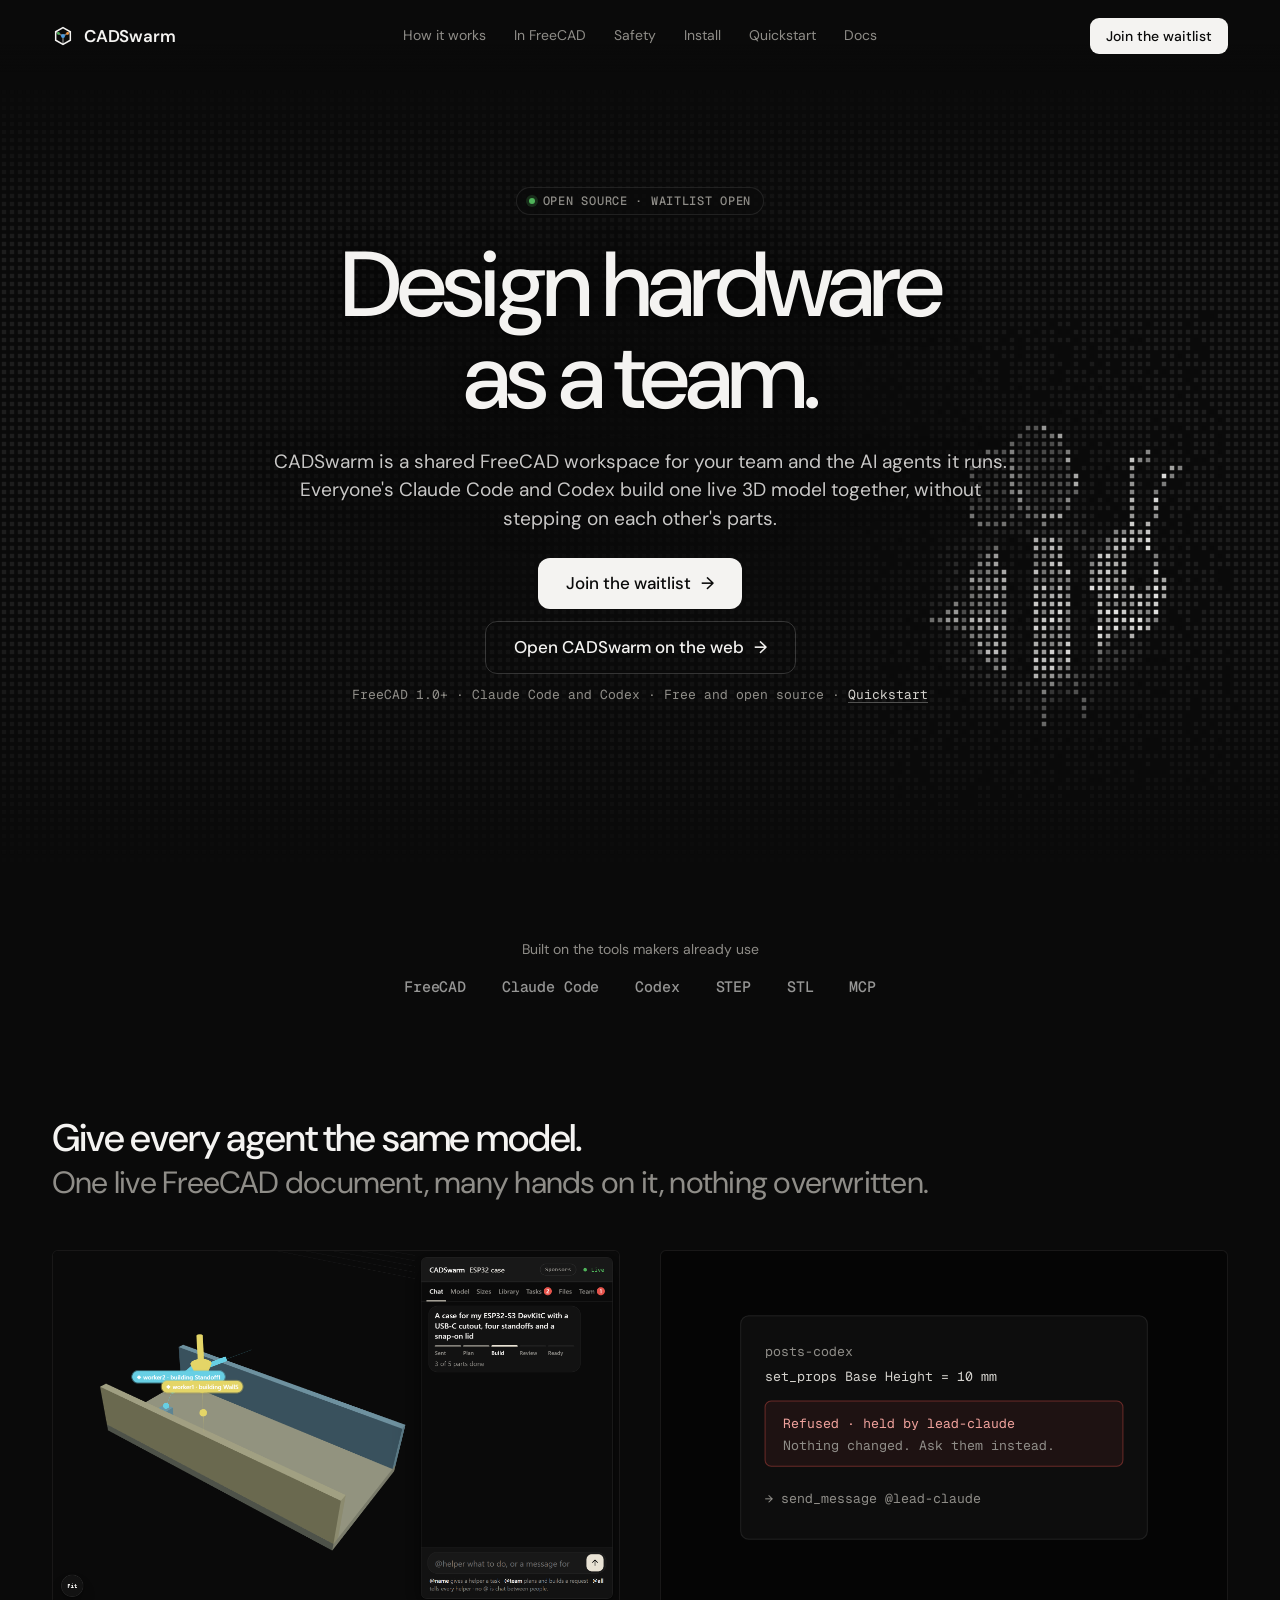
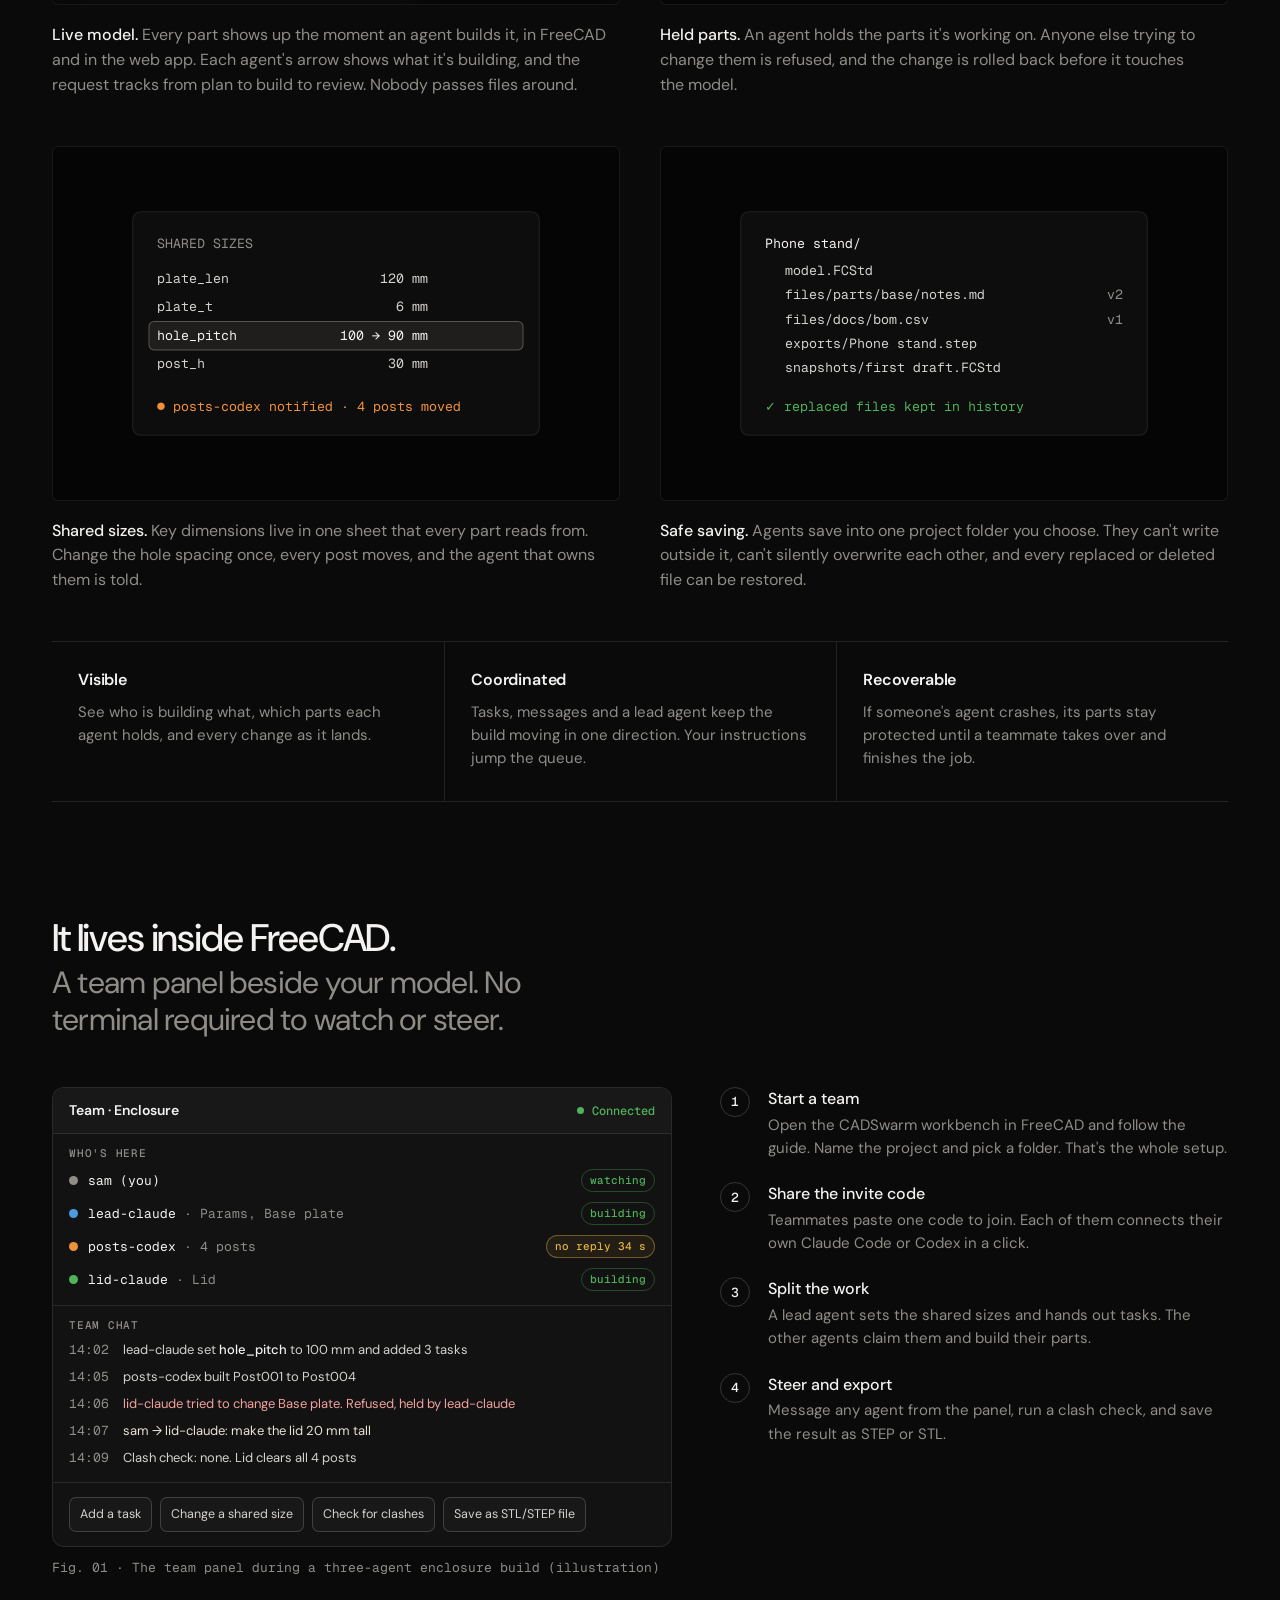
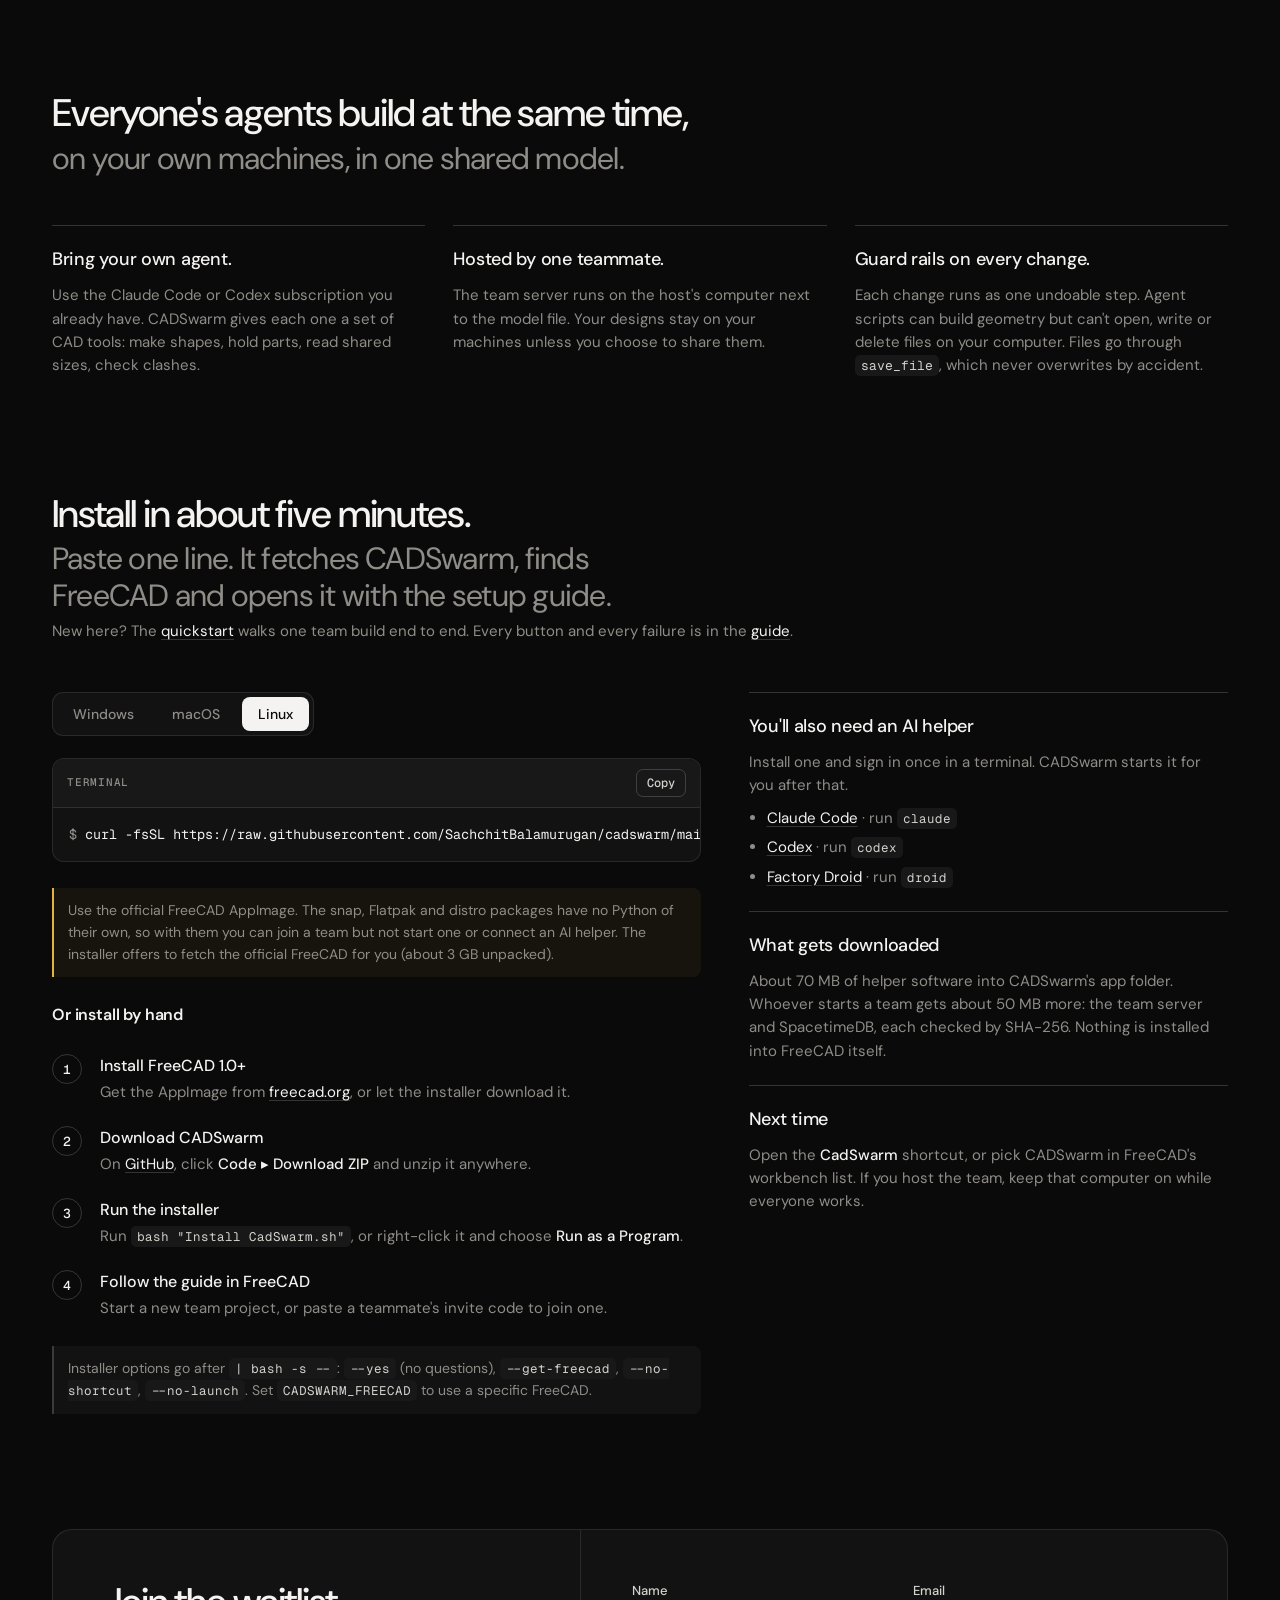
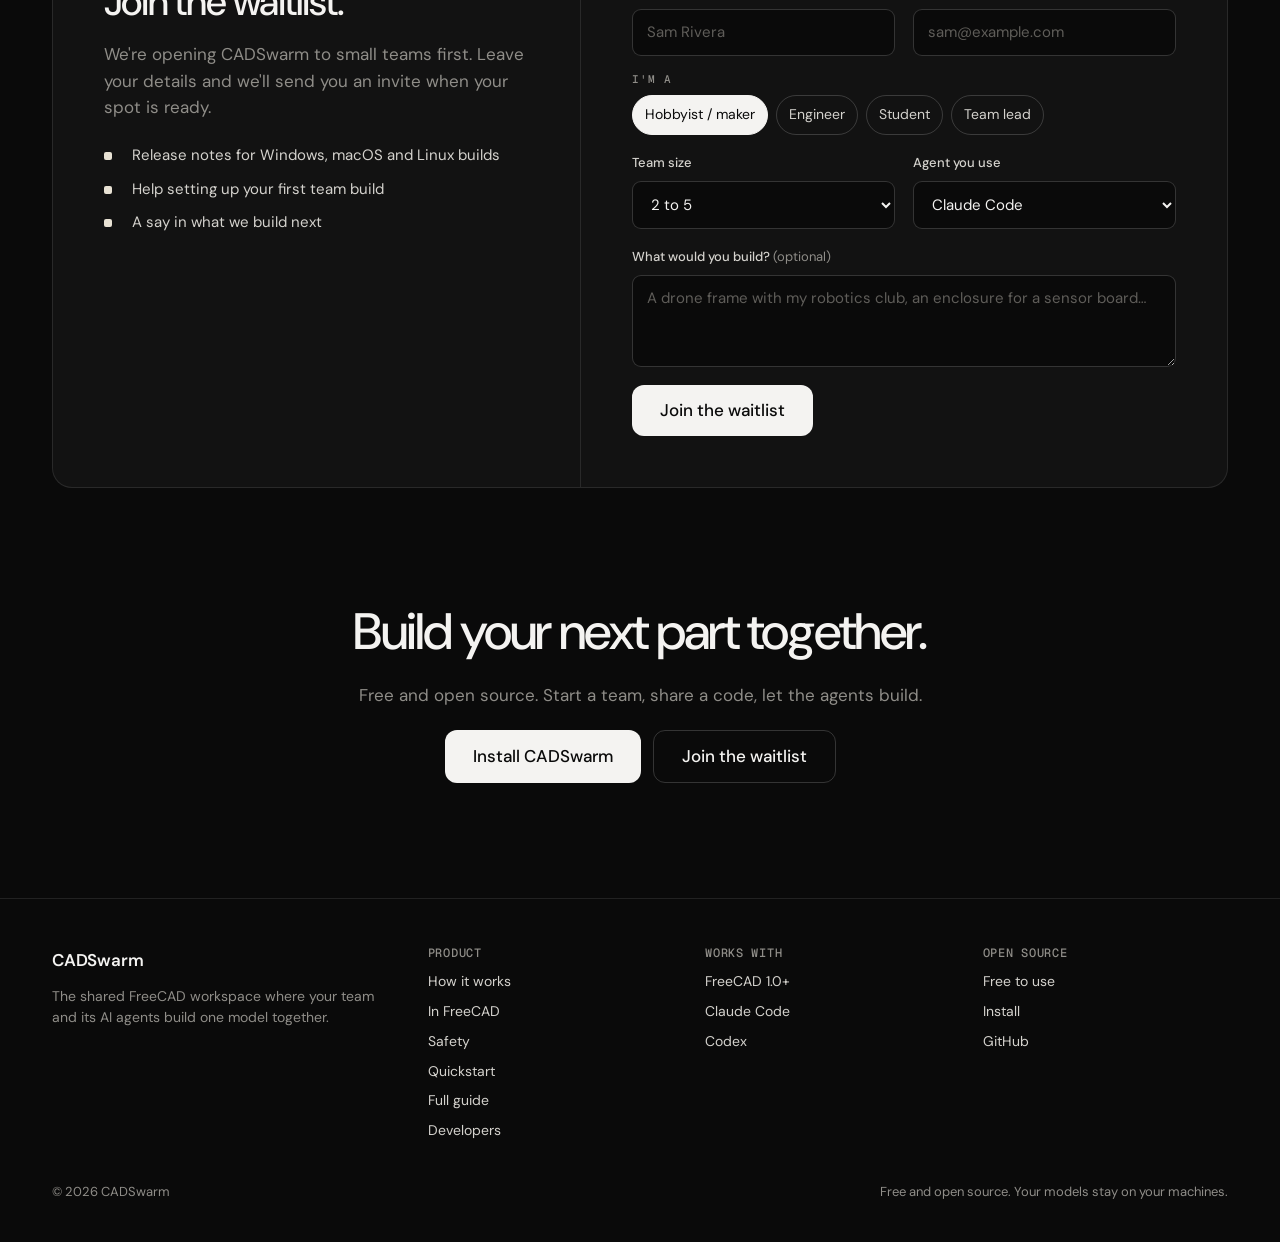
<file: website/index.html>
<!doctype html>
<html lang="en">
<head>
<meta charset="utf-8">
<meta name="viewport" content="width=device-width, initial-scale=1, viewport-fit=cover">
<meta name="description" content="CADSwarm is a free, open-source FreeCAD workspace where your team and its AI agents build one live 3D model together. Join the waitlist.">
<meta property="og:title" content="CADSwarm">
<meta property="og:description" content="Design hardware as a team. Your team’s Claude Code and Codex build one live FreeCAD model together.">
<meta name="theme-color" content="#0a0a0a">
<title>CADSwarm</title>
<link rel="icon" type="image/svg+xml" href="/favicon.svg">
<link rel="preconnect" href="https://fonts.googleapis.com">
<link rel="preconnect" href="https://fonts.gstatic.com" crossorigin>
<link rel="stylesheet" href="https://fonts.googleapis.com/css2?family=DM+Sans:opsz,wght@9..40,400;9..40,500;9..40,600&family=Geist+Mono:wght@400;500&display=swap">
<style>
body { margin: 0; } img { max-width: 100%; } [hidden] { display: none !important; }
/* Layout: one dark sheet, a rounded "viewport" hero card with a live wireframe build,
   then plain hairline-divided sections at a 1240px measure, closing on the waitlist. */
:root {
  --bg: #0a0a0a;
  --surface: #121212;
  --surface-2: #181818;
  --line: rgba(244, 243, 241, .10);
  --line-strong: rgba(244, 243, 241, .18);
  --text: #f4f3f1;
  --body: #d4d2cd;
  --muted: #8f8d88;
  --bone: #e8e2d4;
  --ink-on-light: #0a0a0a;
  /* owner colours, the same order CADSwarm hands them out in FreeCAD */
  --own-1: #4c9be0;
  --own-2: #f0913a;
  --own-3: #4fb35a;
  --own-4: #e5534b;
  --ok: #4fb35a;
  --warn: #e3b341;
  --font-body: 'DM Sans', ui-sans-serif, system-ui, -apple-system, 'Segoe UI', sans-serif;
  --font-mono: 'Geist Mono', ui-monospace, 'SFMono-Regular', Consolas, monospace;
  color-scheme: dark;
}
* { box-sizing: border-box; }
html { scroll-behavior: smooth; }
@media (prefers-reduced-motion: reduce) { html { scroll-behavior: auto; } }
body {
  background: var(--bg);
  color: var(--body);
  font-family: var(--font-body);
  font-size: 16px;
  line-height: 1.55;
  -webkit-font-smoothing: antialiased;
}
body::before {
  content: ""; position: fixed; inset: 0 0 auto; height: env(safe-area-inset-top, 0px);
  z-index: 10; background: var(--bg);
}
a { color: inherit; text-decoration: none; }
h1, h2, h3 { color: var(--text); font-weight: 500; margin: 0; text-wrap: balance; }
h1, h2 { letter-spacing: -.03em; line-height: 1.1; }
p { margin: 0; }
:focus-visible { outline: 2px solid var(--bone); outline-offset: 3px; border-radius: 6px; }

.wrap {
  max-width: 1240px; margin: 0 auto;
  padding-left: max(16px, env(safe-area-inset-left, 0px));
  padding-right: max(16px, env(safe-area-inset-right, 0px));
}
@media (min-width: 720px) { .wrap { padding-left: max(32px, env(safe-area-inset-left, 0px)); padding-right: max(32px, env(safe-area-inset-right, 0px)); } }

/* ---------- nav ---------- */
.nav { position: sticky; top: env(safe-area-inset-top, 0px); z-index: 9; padding-block: 12px; background: linear-gradient(var(--bg) 60%, transparent); }
.nav-inner { display: grid; grid-template-columns: 1fr auto 1fr; align-items: center; gap: 16px; height: 48px; }
.brand { display: inline-flex; align-items: center; gap: 10px; color: var(--text); font-weight: 600; letter-spacing: -.01em; font-size: 17px; }
.brand svg { width: 22px; height: 22px; flex: none; }
.links { display: flex; gap: 28px; font-size: 14px; color: var(--muted); }
.links a:hover { color: var(--text); }
.nav-cta { justify-self: end; }
.btn {
  display: inline-flex; align-items: center; gap: 10px; border: 0; cursor: pointer;
  font: 500 14px/1 var(--font-body); padding: 11px 16px; border-radius: 9px;
  background: var(--text); color: var(--ink-on-light); transition: background .15s ease, transform .15s ease;
  white-space: nowrap;
}
.btn:hover { background: var(--bone); }
.btn:active { transform: translateY(1px); }
.btn-lg { font-size: 17px; padding: 17px 28px; border-radius: 12px; }
.btn-ghost { background: transparent; color: var(--text); border: 1px solid var(--line-strong); }
.btn-ghost:hover { background: var(--surface-2); }
@media (max-width: 940px) {
  .links { display: none; }
  .nav-inner { grid-template-columns: 1fr auto; }
}

/* ---------- hero ---------- */
.hero-card {
  position: relative; overflow: hidden;
  background: var(--bg);
  display: grid; justify-items: center; align-content: center; text-align: center;
  min-height: clamp(560px, 82vh, 860px);
  padding-block: clamp(64px, 9vw, 120px) clamp(112px, 14vw, 190px);
  padding-left: max(16px, env(safe-area-inset-left, 0px));
  padding-right: max(16px, env(safe-area-inset-right, 0px));
}
.hero-card canvas {
  position: absolute; inset: 0; width: 100%; height: 100%; display: block; pointer-events: none;
  -webkit-mask-image: linear-gradient(to bottom, transparent 0%, #000 22%, #000 68%, transparent 100%);
  mask-image: linear-gradient(to bottom, transparent 0%, #000 22%, #000 68%, transparent 100%);
}
.hero-copy { position: relative; z-index: 1; display: grid; gap: 24px; justify-items: center; max-width: 960px; }
/* soft shade behind the words: the bee dims as it flies under them */
.hero-copy::before {
  content: ""; position: absolute; z-index: -1; inset: -90px -160px; pointer-events: none;
  background: radial-gradient(closest-side, rgba(10,10,10,.92) 0%, rgba(10,10,10,.78) 45%, rgba(10,10,10,.35) 75%, transparent 100%);
}
@media (max-width: 640px) { .hero-copy::before { inset: -60px -40px; } }
.hero-copy h1, .hero-copy .hero-sub { text-shadow: 0 2px 24px rgba(0,0,0,.85), 0 0 2px rgba(0,0,0,.9); }
.eyebrow {
  display: inline-flex; align-items: center; gap: 8px; font: 500 12px/1 var(--font-mono);
  letter-spacing: .06em; text-transform: uppercase; color: var(--muted);
  padding: 7px 12px; border: 1px solid var(--line); border-radius: 999px; background: rgba(10,10,10,.7);
}
.eyebrow i { width: 6px; height: 6px; border-radius: 50%; background: var(--ok); box-shadow: 0 0 0 3px rgba(79,179,90,.2); }
h1 { font-size: clamp(42px, 7.2vw, 100px); line-height: 1; letter-spacing: -.045em; }
.hero-sub { max-width: 58ch; font-size: clamp(16px, 1.5vw, 21px); line-height: 1.5; color: rgba(244,243,241,.82); text-wrap: pretty; }
.hero-actions { display: grid; gap: 12px; justify-items: center; }
.fine { font: 400 13px/1.4 var(--font-mono); color: var(--muted); }
.fade-in { animation: up .8s ease both; }
.fade-in.d2 { animation-delay: .1s; } .fade-in.d3 { animation-delay: .2s; } .fade-in.d4 { animation-delay: .3s; }
@keyframes up { from { opacity: .001; transform: translateY(8px); } to { opacity: 1; transform: none; } }
@media (prefers-reduced-motion: reduce) { .fade-in { animation: none; } }

/* ---------- works-with strip ---------- */
.strip { padding-block: 56px 8px; display: grid; gap: 18px; justify-items: center; text-align: center; }
.strip p { font-size: 14px; color: var(--muted); }
.strip ul { list-style: none; margin: 0; padding: 0; display: flex; flex-wrap: wrap; justify-content: center; gap: 10px 36px; }
.strip li { font: 500 15px/1 var(--font-mono); color: rgba(244,243,241,.6); letter-spacing: -.01em; }

/* ---------- sections ---------- */
section.block { padding-block: clamp(72px, 9vw, 120px) 0; display: grid; gap: 48px; }
.head { display: grid; gap: 6px; max-width: 900px; }
h2 { font-size: clamp(26px, 3vw, 40px); }
.sub2 { font-size: clamp(20px, 2.4vw, 32px); line-height: 1.2; letter-spacing: -.025em; color: var(--muted); text-wrap: balance; }

.figs { display: grid; grid-template-columns: repeat(auto-fit, minmax(min(100%, 420px), 1fr)); gap: 48px 40px; }
figure { margin: 0; display: grid; gap: 18px; align-content: start; }
figcaption { font-size: 16px; color: var(--muted); text-wrap: pretty; max-width: 60ch; }
figcaption strong { color: var(--text); font-weight: 500; }
.shot {
  position: relative; aspect-ratio: 16 / 10; max-width: 100%; border-radius: 6px; overflow: hidden;
  background: #050505; border: 1px solid rgba(244,243,241,.08);
  display: grid; place-items: center; padding: 24px;
}
.shot svg { width: 100%; height: 100%; }
.shot-img { padding: 0; }
.shot-img img { display: block; width: 100%; height: 100%; object-fit: cover; }
.shot svg text { font-family: var(--font-mono); }

.cols { display: grid; grid-template-columns: repeat(auto-fit, minmax(min(100%, 260px), 1fr)); border-top: 1px solid var(--line); border-bottom: 1px solid var(--line); }
.cols > div { padding: 26px 26px 30px; display: grid; gap: 8px; align-content: start; }
.cols > div + div { border-left: 1px solid var(--line); }
@media (max-width: 860px) { .cols > div + div { border-left: 0; border-top: 1px solid var(--line); } }
.cols h3 { font-size: 16px; font-weight: 600; letter-spacing: -.01em; }
.cols p { font-size: 15px; color: var(--muted); }

/* ---------- panel mock ---------- */
.demo { display: grid; grid-template-columns: minmax(0, 1.1fr) minmax(0, .9fr); gap: 48px; align-items: start; }
@media (max-width: 900px) { .demo { grid-template-columns: minmax(0, 1fr); } }
.panel { border: 1px solid var(--line); border-radius: 12px; background: var(--surface); overflow: hidden; font-size: 14px; min-width: 0; }
.panel-bar { display: flex; align-items: center; justify-content: space-between; gap: 12px; padding: 12px 16px; border-bottom: 1px solid var(--line); background: var(--surface-2); }
.panel-bar b { color: var(--text); font-weight: 600; }
.status { display: inline-flex; align-items: center; gap: 8px; font: 500 12px/1 var(--font-mono); color: var(--ok); }
.status::before { content: ""; width: 7px; height: 7px; border-radius: 50%; background: currentColor; }
.panel-sec { padding: 14px 16px; display: grid; gap: 10px; }
.panel-sec + .panel-sec { border-top: 1px solid var(--line); }
.label { font: 500 11px/1 var(--font-mono); letter-spacing: .07em; text-transform: uppercase; color: var(--muted); }
.who { display: grid; grid-template-columns: auto minmax(0, 1fr) auto; gap: 10px; align-items: center; }
.dot { width: 9px; height: 9px; border-radius: 50%; }
.who .name { color: var(--text); font-family: var(--font-mono); font-size: 13px; overflow-wrap: anywhere; }
.who .holds { color: var(--muted); font-size: 13px; }
.pill { font: 500 11px/1 var(--font-mono); padding: 5px 8px; border-radius: 999px; border: 1px solid var(--line-strong); color: var(--muted); white-space: nowrap; }
.pill.warn { color: var(--warn); border-color: rgba(227,179,65,.4); background: rgba(227,179,65,.08); }
.pill.live { color: var(--ok); border-color: rgba(79,179,90,.35); }
.log { display: grid; gap: 8px; font-size: 13px; line-height: 1.45; }
.log div { display: grid; grid-template-columns: 44px minmax(0, 1fr); gap: 10px; }
.log time { font-family: var(--font-mono); color: var(--muted); font-variant-numeric: tabular-nums; }
.log .refused { color: #f0a29d; }
.log .steer { color: var(--bone); }
.panel-btns { display: flex; flex-wrap: wrap; gap: 8px; }
.panel-btns span { font-size: 12.5px; padding: 7px 10px; border-radius: 7px; border: 1px solid var(--line-strong); color: var(--body); background: var(--surface-2); }
.steps { list-style: none; margin: 0; padding: 0; display: grid; gap: 22px; counter-reset: s; }
.steps li { display: grid; grid-template-columns: 34px minmax(0, 1fr); gap: 14px; counter-increment: s; }
.steps li::before {
  content: counter(s); font: 500 13px/1 var(--font-mono); color: var(--text);
  width: 28px; height: 28px; border-radius: 50%; border: 1px solid var(--line-strong); display: grid; place-items: center;
}
.steps b { color: var(--text); font-weight: 500; display: block; margin-bottom: 2px; }
.steps p { color: var(--muted); font-size: 15px; }
.figtag { font: 400 13px/1.4 var(--font-mono); color: var(--muted); }

/* ---------- parallel ---------- */
.trio { display: grid; grid-template-columns: repeat(auto-fit, minmax(min(100%, 300px), 1fr)); gap: 28px; }
.trio > div { display: grid; gap: 10px; align-content: start; padding-top: 20px; border-top: 1px solid var(--line-strong); }
.trio h3 { font-size: 18px; letter-spacing: -.015em; }
.trio p { color: var(--muted); font-size: 15px; }
.trio code { font-family: var(--font-mono); font-size: 13px; color: var(--body); background: var(--surface-2); padding: 2px 6px; border-radius: 5px; overflow-wrap: anywhere; }

/* ---------- install ---------- */
.inst { display: grid; grid-template-columns: minmax(0, 1.15fr) minmax(0, .85fr); gap: 48px; align-items: start; }
@media (max-width: 900px) { .inst { grid-template-columns: minmax(0, 1fr); } }
.tabs { display: flex; flex-wrap: wrap; gap: 6px; padding: 4px; border: 1px solid var(--line); border-radius: 11px; background: var(--surface); width: fit-content; max-width: 100%; }
.tabs button { font: 500 14px/1 var(--font-body); color: var(--muted); background: transparent; border: 0; padding: 10px 16px; border-radius: 8px; cursor: pointer; }
.tabs button:hover { color: var(--text); }
.tabs button[aria-selected="true"] { background: var(--text); color: var(--ink-on-light); }
.os { display: grid; gap: 26px; margin-top: 22px; }
.cmd { border: 1px solid var(--line); border-radius: 12px; background: var(--surface); overflow: hidden; }
.cmd-bar { display: flex; align-items: center; justify-content: space-between; gap: 12px; padding: 10px 14px; border-bottom: 1px solid var(--line); background: var(--surface-2); }
.cmd-bar .label { margin: 0; }
.copy-btn { font: 500 12px/1 var(--font-mono); color: var(--body); background: transparent; border: 1px solid var(--line-strong); border-radius: 7px; padding: 7px 10px; cursor: pointer; }
.copy-btn:hover { color: var(--text); background: var(--bg); }
.cmd pre { margin: 0; padding: 16px; overflow-x: auto; font: 400 13.5px/1.6 var(--font-mono); color: var(--text); }
.cmd pre .pr { color: var(--muted); user-select: none; }
.os h3 { font-size: 16px; font-weight: 600; letter-spacing: -.01em; }
.os .steps p code, .inst-side code, .os .note code { font-family: var(--font-mono); font-size: 12.5px; color: var(--body); background: var(--surface-2); padding: 2px 6px; border-radius: 5px; overflow-wrap: anywhere; }
.os .steps a, .inst-side a, .os .note a { color: var(--text); text-decoration: underline; text-decoration-color: var(--line-strong); text-underline-offset: 3px; }
.os .note { font-size: 14px; color: var(--muted); padding: 12px 14px; border-left: 2px solid var(--warn); background: rgba(227,179,65,.06); border-radius: 0 8px 8px 0; }
.inst-side { display: grid; gap: 22px; }
.inst-side > div { display: grid; gap: 10px; padding-top: 20px; border-top: 1px solid var(--line-strong); }
.inst-side h3 { font-size: 18px; letter-spacing: -.015em; }
.inst-side p, .inst-side li { color: var(--muted); font-size: 15px; }
.inst-side ul { margin: 0; padding-left: 18px; display: grid; gap: 6px; }

/* ---------- waitlist ---------- */
.wl { margin-top: clamp(72px, 9vw, 120px); border: 1px solid var(--line); border-radius: 20px; background: var(--surface); display: grid; grid-template-columns: minmax(0, .9fr) minmax(0, 1.1fr); overflow: hidden; }
@media (max-width: 900px) { .wl { grid-template-columns: minmax(0, 1fr); } }
.wl-copy { padding: clamp(28px, 4vw, 56px); display: grid; gap: 18px; align-content: start; border-right: 1px solid var(--line); }
@media (max-width: 900px) { .wl-copy { border-right: 0; border-bottom: 1px solid var(--line); } }
.wl-copy ul { margin: 6px 0 0; padding: 0; list-style: none; display: grid; gap: 10px; color: var(--body); font-size: 15px; }
.wl-copy li { display: grid; grid-template-columns: 18px minmax(0, 1fr); gap: 10px; }
.wl-copy li::before { content: ""; width: 8px; height: 8px; margin-top: 8px; border-radius: 2px; background: var(--bone); }
form { padding: clamp(28px, 4vw, 56px); display: grid; gap: 18px; align-content: start; }
.row2 { display: grid; grid-template-columns: repeat(auto-fit, minmax(min(100%, 220px), 1fr)); gap: 18px; }
.field { display: grid; gap: 8px; min-width: 0; }
.field label { font-size: 13px; color: var(--body); font-weight: 500; }
.field label span { color: var(--muted); font-weight: 400; }
input, select, textarea {
  width: 100%; font: 400 15px/1.4 var(--font-body); color: var(--text);
  background: var(--bg); border: 1px solid var(--line-strong); border-radius: 9px; padding: 12px 14px;
  transition: border-color .15s ease;
}
textarea { resize: vertical; min-height: 92px; }
input::placeholder, textarea::placeholder { color: #5f5d59; }
input:focus, select:focus, textarea:focus { outline: none; border-color: var(--bone); }
input[aria-invalid="true"] { border-color: var(--own-4); }
.chips { display: flex; flex-wrap: wrap; gap: 8px; }
.chips input { position: absolute; opacity: 0; width: 1px; height: 1px; }
.chips label { font-size: 14px; color: var(--body); padding: 8px 12px; border-radius: 999px; border: 1px solid var(--line-strong); cursor: pointer; font-weight: 400; transition: background .15s ease, color .15s ease; }
.chips input:checked + label { background: var(--text); color: var(--ink-on-light); border-color: var(--text); }
.chips input:focus-visible + label { outline: 2px solid var(--bone); outline-offset: 2px; }
.form-foot { display: flex; flex-wrap: wrap; align-items: center; gap: 14px 20px; }
.msg { font-size: 14px; min-height: 1.4em; }
.msg.err { color: #f0a29d; }
.msg.ok { color: var(--ok); }
.done { padding: clamp(28px, 4vw, 56px); display: grid; gap: 14px; align-content: center; }
.done h3 { font-size: clamp(24px, 2.6vw, 32px); letter-spacing: -.025em; }
.done p { color: var(--muted); }
.owner { margin-top: 24px; border: 1px dashed var(--line-strong); border-radius: 12px; padding: 18px; display: grid; gap: 12px; }
.owner-head { display: flex; flex-wrap: wrap; justify-content: space-between; gap: 8px; align-items: baseline; }
.owner-head b { color: var(--text); font-weight: 500; }
.table-wrap { overflow-x: auto; }
table { border-collapse: collapse; width: 100%; font-size: 13.5px; min-width: 560px; }
th, td { text-align: left; padding: 9px 10px; border-bottom: 1px solid var(--line); vertical-align: top; }
th { font: 500 11px/1 var(--font-mono); letter-spacing: .06em; text-transform: uppercase; color: var(--muted); }
td.mono { font-family: var(--font-mono); font-size: 12.5px; color: var(--muted); font-variant-numeric: tabular-nums; white-space: nowrap; }

/* ---------- closing + footer ---------- */
.closing { padding-block: clamp(72px, 9vw, 120px) 0; display: grid; gap: 22px; justify-items: center; text-align: center; }
.closing h2 { font-size: clamp(30px, 4vw, 56px); letter-spacing: -.035em; }
.closing p { color: var(--muted); font-size: 17px; }
.closing .btns { display: flex; flex-wrap: wrap; gap: 12px; justify-content: center; }
footer { margin-top: clamp(72px, 9vw, 120px); border-top: 1px solid var(--line); padding-block: 48px 40px; }
.foot { display: grid; grid-template-columns: minmax(0, 1.4fr) repeat(3, minmax(0, 1fr)); gap: 32px; }
@media (max-width: 760px) { .foot { grid-template-columns: repeat(2, minmax(0, 1fr)); } .foot > div:first-child { grid-column: 1 / -1; } }
.foot p { color: var(--muted); font-size: 14px; max-width: 36ch; }
.foot h4 { margin: 0 0 12px; font: 500 12px/1 var(--font-mono); letter-spacing: .06em; text-transform: uppercase; color: var(--muted); }
.foot ul { list-style: none; margin: 0; padding: 0; display: grid; gap: 8px; font-size: 14px; }
.foot a:hover { color: var(--text); }
.copy { margin-top: 40px; display: flex; flex-wrap: wrap; justify-content: space-between; gap: 8px; font-size: 13px; color: var(--muted); }

</style>
</head>
<body>

<header class="nav">
  <div class="wrap nav-inner">
    <a class="brand" href="#top" aria-label="CADSwarm home">
      <svg viewBox="0 0 24 24" aria-hidden="true" fill="none" stroke-width="1.6">
        <path d="M12 2.8 20 7.4v9.2L12 21.2 4 16.6V7.4Z" stroke="#f4f3f1"/>
        <path d="M12 12 20 7.4M12 12 4 7.4M12 12v9.2" stroke="#f4f3f1" opacity=".45"/>
        <circle cx="12" cy="12" r="2.2" fill="#4c9be0" stroke="none"/>
        <circle cx="17" cy="9.2" r="1.5" fill="#f0913a" stroke="none"/>
        <circle cx="7" cy="9.2" r="1.5" fill="#4fb35a" stroke="none"/>
      </svg>
      CADSwarm
    </a>
    <nav class="links" aria-label="Sections">
      <a href="#how">How it works</a>
      <a href="#panel">In FreeCAD</a>
      <a href="#safety">Safety</a>
      <a href="#install">Install</a>
      <a href="quickstart.html">Quickstart</a>
      <a href="docs.html">Docs</a>
    </nav>
    <a class="btn nav-cta" href="#waitlist">Join the waitlist</a>
  </div>
</header>

<main id="top">
    <div class="hero-card">
      <canvas id="bee" aria-hidden="true"></canvas>
      <div class="hero-copy">
        <span class="eyebrow fade-in"><i></i>Open source · Waitlist open</span>
        <h1 class="fade-in d2">Design hardware<br>as a team.</h1>
        <p class="hero-sub fade-in d3">CADSwarm is a shared FreeCAD workspace for your team and the AI agents it runs. Everyone's Claude Code and Codex build one live 3D model together, without stepping on each other's parts.</p>
        <div class="hero-actions fade-in d4">
          <a class="btn btn-lg" href="#waitlist">Join the waitlist <span aria-hidden="true">→</span></a>
          <a class="btn btn-lg btn-ghost" href="./app/">Open CADSwarm on the web <span aria-hidden="true">→</span></a>
          <span class="fine">FreeCAD 1.0+ · Claude Code and Codex · Free and open source · <a href="quickstart.html" style="text-decoration:underline;text-decoration-color:rgba(244,243,241,.3);text-underline-offset:3px;color:var(--body)">Quickstart</a></span>
        </div>
      </div>
    </div>

  <div class="wrap">
    <div class="strip">
      <p>Built on the tools makers already use</p>
      <ul>
        <li>FreeCAD</li><li>Claude Code</li><li>Codex</li><li>STEP</li><li>STL</li><li>MCP</li>
      </ul>
    </div>

    <!-- ===== how ===== -->
    <section class="block" id="how">
      <div class="head">
        <h2>Give every agent the same model.</h2>
        <p class="sub2">One live FreeCAD document, many hands on it, nothing overwritten.</p>
      </div>
      <div class="figs">
        <figure>
          <div class="shot shot-img">
            <img src="./web-view.png" width="1120" height="700" loading="lazy" decoding="async" alt="The CADSwarm web app mid-build: an ESP32 case in 3D with two agents' arrows labelled worker1, building WallS and worker2, building Standoff1, beside a chat sheet showing the request at the Build step, 3 of 5 parts done">
          </div>
          <figcaption><strong>Live model.</strong> Every part shows up the moment an agent builds it, in FreeCAD and in the web app. Each agent's arrow shows what it's building, and the request tracks from plan to build to review. Nobody passes files around.</figcaption>
        </figure>
        <figure>
          <div class="shot">
            <svg viewBox="0 0 480 300" role="img" aria-label="An agent's change to a part held by someone else is refused">
              <rect x="40" y="40" width="400" height="220" rx="8" fill="#0d0d0d" stroke="rgba(244,243,241,.1)"/>
              <g font-size="13">
                <text x="64" y="80" fill="#8f8d88">posts-codex</text>
                <text x="64" y="104" fill="#d4d2cd">set_props Base  Height = 10 mm</text>
                <rect x="64" y="124" width="352" height="64" rx="6" fill="rgba(229,83,75,.08)" stroke="rgba(229,83,75,.4)"/>
                <text x="82" y="150" fill="#f0a29d">Refused · held by lead-claude</text>
                <text x="82" y="172" fill="#8f8d88">Nothing changed. Ask them instead.</text>
                <text x="64" y="224" fill="#8f8d88">→ send_message @lead-claude</text>
              </g>
            </svg>
          </div>
          <figcaption><strong>Held parts.</strong> An agent holds the parts it's working on. Anyone else trying to change them is refused, and the change is rolled back before it touches the model.</figcaption>
        </figure>
        <figure>
          <div class="shot">
            <svg viewBox="0 0 480 300" role="img" aria-label="A shared sizes sheet; changing hole_pitch moves the posts and notifies their owner">
              <rect x="40" y="40" width="400" height="220" rx="8" fill="#0d0d0d" stroke="rgba(244,243,241,.1)"/>
              <g font-size="13">
                <text x="64" y="76" fill="#8f8d88">SHARED SIZES</text>
                <g fill="#d4d2cd">
                  <text x="64" y="110">plate_len</text><text x="330" y="110" text-anchor="end">120 mm</text>
                  <text x="64" y="138">plate_t</text><text x="330" y="138" text-anchor="end">6 mm</text>
                  <text x="64" y="194">post_h</text><text x="330" y="194" text-anchor="end">30 mm</text>
                </g>
                <rect x="56" y="148" width="368" height="28" rx="5" fill="rgba(232,226,212,.08)" stroke="rgba(232,226,212,.3)"/>
                <text x="64" y="166" fill="#f4f3f1">hole_pitch</text>
                <text x="330" y="166" text-anchor="end" fill="#f4f3f1">100 → 90 mm</text>
                <text x="64" y="236" fill="#f0913a">● posts-codex notified · 4 posts moved</text>
              </g>
            </svg>
          </div>
          <figcaption><strong>Shared sizes.</strong> Key dimensions live in one sheet that every part reads from. Change the hole spacing once, every post moves, and the agent that owns them is told.</figcaption>
        </figure>
        <figure>
          <div class="shot">
            <svg viewBox="0 0 480 300" role="img" aria-label="Project folder tree with files, exports and snapshots">
              <rect x="40" y="40" width="400" height="220" rx="8" fill="#0d0d0d" stroke="rgba(244,243,241,.1)"/>
              <g font-size="13" fill="#d4d2cd">
                <text x="64" y="76" fill="#f4f3f1">Phone stand/</text>
                <text x="84" y="102">model.FCStd</text>
                <text x="84" y="126">files/parts/base/notes.md</text><text x="416" y="126" text-anchor="end" fill="#8f8d88">v2</text>
                <text x="84" y="150">files/docs/bom.csv</text><text x="416" y="150" text-anchor="end" fill="#8f8d88">v1</text>
                <text x="84" y="174">exports/Phone stand.step</text>
                <text x="84" y="198">snapshots/first draft.FCStd</text>
                <text x="64" y="236" fill="#4fb35a">✓ replaced files kept in history</text>
              </g>
            </svg>
          </div>
          <figcaption><strong>Safe saving.</strong> Agents save into one project folder you choose. They can't write outside it, can't silently overwrite each other, and every replaced or deleted file can be restored.</figcaption>
        </figure>
      </div>

      <div class="cols">
        <div><h3>Visible</h3><p>See who is building what, which parts each agent holds, and every change as it lands.</p></div>
        <div><h3>Coordinated</h3><p>Tasks, messages and a lead agent keep the build moving in one direction. Your instructions jump the queue.</p></div>
        <div><h3>Recoverable</h3><p>If someone's agent crashes, its parts stay protected until a teammate takes over and finishes the job.</p></div>
      </div>
    </section>

    <!-- ===== panel ===== -->
    <section class="block" id="panel">
      <div class="head">
        <h2>It lives inside FreeCAD.</h2>
        <p class="sub2">A team panel beside your model. No terminal required to watch or steer.</p>
      </div>
      <div class="demo">
        <div style="display:grid;gap:12px;min-width:0">
          <div class="panel" role="img" aria-label="Mock-up of the CADSwarm team panel during a build">
            <div class="panel-bar"><b>Team · Enclosure</b><span class="status">Connected</span></div>
            <div class="panel-sec">
              <span class="label">Who's here</span>
              <div class="who"><span class="dot" style="background:var(--muted)"></span><span class="name">sam (you)</span><span class="pill live">watching</span></div>
              <div class="who"><span class="dot" style="background:var(--own-1)"></span><span class="name">lead-claude <span class="holds">· Params, Base plate</span></span><span class="pill live">building</span></div>
              <div class="who"><span class="dot" style="background:var(--own-2)"></span><span class="name">posts-codex <span class="holds">· 4 posts</span></span><span class="pill warn">no reply 34 s</span></div>
              <div class="who"><span class="dot" style="background:var(--own-3)"></span><span class="name">lid-claude <span class="holds">· Lid</span></span><span class="pill live">building</span></div>
            </div>
            <div class="panel-sec">
              <span class="label">Team chat</span>
              <div class="log">
                <div><time>14:02</time><span>lead-claude set <b style="color:var(--text);font-weight:500">hole_pitch</b> to 100 mm and added 3 tasks</span></div>
                <div><time>14:05</time><span>posts-codex built Post001 to Post004</span></div>
                <div><time>14:06</time><span class="refused">lid-claude tried to change Base plate. Refused, held by lead-claude</span></div>
                <div><time>14:07</time><span class="steer">sam → lid-claude: make the lid 20 mm tall</span></div>
                <div><time>14:09</time><span>Clash check: none. Lid clears all 4 posts</span></div>
              </div>
            </div>
            <div class="panel-sec">
              <div class="panel-btns"><span>Add a task</span><span>Change a shared size</span><span>Check for clashes</span><span>Save as STL/STEP file</span></div>
            </div>
          </div>
          <span class="figtag">Fig. 01 · The team panel during a three-agent enclosure build (illustration)</span>
        </div>
        <ol class="steps">
          <li><div><b>Start a team</b><p>Open the CADSwarm workbench in FreeCAD and follow the guide. Name the project and pick a folder. That's the whole setup.</p></div></li>
          <li><div><b>Share the invite code</b><p>Teammates paste one code to join. Each of them connects their own Claude Code or Codex in a click.</p></div></li>
          <li><div><b>Split the work</b><p>A lead agent sets the shared sizes and hands out tasks. The other agents claim them and build their parts.</p></div></li>
          <li><div><b>Steer and export</b><p>Message any agent from the panel, run a clash check, and save the result as STEP or STL.</p></div></li>
        </ol>
      </div>
    </section>

    <!-- ===== safety / parallel ===== -->
    <section class="block" id="safety">
      <div class="head">
        <h2>Everyone's agents build at the same time,</h2>
        <p class="sub2">on your own machines, in one shared model.</p>
      </div>
      <div class="trio">
        <div><h3>Bring your own agent.</h3><p>Use the Claude Code or Codex subscription you already have. CADSwarm gives each one a set of CAD tools: make shapes, hold parts, read shared sizes, check clashes.</p></div>
        <div><h3>Hosted by one teammate.</h3><p>The team server runs on the host's computer next to the model file. Your designs stay on your machines unless you choose to share them.</p></div>
        <div><h3>Guard rails on every change.</h3><p>Each change runs as one undoable step. Agent scripts can build geometry but can't open, write or delete files on your computer. Files go through <code>save_file</code>, which never overwrites by accident.</p></div>
      </div>
    </section>

    <!-- ===== install ===== -->
    <section class="block" id="install">
      <div class="head">
        <h2>Install in about five minutes.</h2>
        <p class="sub2">Paste one line. It fetches CADSwarm, finds FreeCAD and opens it with the setup guide.</p>
        <p style="color:var(--muted);font-size:15px">New here? The <a href="quickstart.html" style="color:var(--text);text-decoration:underline;text-decoration-color:var(--line-strong);text-underline-offset:3px">quickstart</a> walks one team build end to end. Every button and every failure is in the <a href="docs.html" style="color:var(--text);text-decoration:underline;text-decoration-color:var(--line-strong);text-underline-offset:3px">guide</a>.</p>
      </div>
      <div class="inst">
        <div>
          <div class="tabs" role="tablist" aria-label="Operating system">
            <button type="button" role="tab" id="tab-win" aria-controls="os-win" aria-selected="true" data-os="win">Windows</button>
            <button type="button" role="tab" id="tab-mac" aria-controls="os-mac" aria-selected="false" tabindex="-1" data-os="mac">macOS</button>
            <button type="button" role="tab" id="tab-linux" aria-controls="os-linux" aria-selected="false" tabindex="-1" data-os="linux">Linux</button>
          </div>

          <div class="os" id="os-win" role="tabpanel" aria-labelledby="tab-win">
            <div class="cmd">
              <div class="cmd-bar"><span class="label">PowerShell</span><button class="copy-btn" type="button" data-copy="irm https://raw.githubusercontent.com/SachchitBalamurugan/cadswarm/main/install/quick-install.ps1 | iex">Copy</button></div>
              <pre><span class="pr">&gt; </span>irm https://raw.githubusercontent.com/SachchitBalamurugan/cadswarm/main/install/quick-install.ps1 | iex</pre>
            </div>
            <h3>Or install by hand</h3>
            <ol class="steps">
              <li><div><b>Install FreeCAD 1.0+</b><p>Download it free from <a href="https://www.freecad.org/downloads.php" target="_blank" rel="noopener">freecad.org</a>. The default options are fine.</p></div></li>
              <li><div><b>Download CADSwarm</b><p>On <a href="https://github.com/SachchitBalamurugan/cadswarm" target="_blank" rel="noopener">GitHub</a>, click <b style="display:inline">Code ▸ Download ZIP</b> and unzip it anywhere.</p></div></li>
              <li><div><b>Run the installer</b><p>Double-click <code>Install CadSwarm.cmd</code> in the unzipped folder.</p></div></li>
              <li><div><b>Follow the guide in FreeCAD</b><p>Start a new team project, or paste a teammate's invite code to join one.</p></div></li>
            </ol>
          </div>

          <div class="os" id="os-mac" role="tabpanel" aria-labelledby="tab-mac" hidden>
            <div class="cmd">
              <div class="cmd-bar"><span class="label">Terminal</span><button class="copy-btn" type="button" data-copy="curl -fsSL https://raw.githubusercontent.com/SachchitBalamurugan/cadswarm/main/install/quick-install.sh | bash">Copy</button></div>
              <pre><span class="pr">$ </span>curl -fsSL https://raw.githubusercontent.com/SachchitBalamurugan/cadswarm/main/install/quick-install.sh | bash</pre>
            </div>
            <h3>Or install by hand</h3>
            <ol class="steps">
              <li><div><b>Install FreeCAD 1.0+</b><p>Download it free from <a href="https://www.freecad.org/downloads.php" target="_blank" rel="noopener">freecad.org</a> and drag it into Applications.</p></div></li>
              <li><div><b>Download CADSwarm</b><p>On <a href="https://github.com/SachchitBalamurugan/cadswarm" target="_blank" rel="noopener">GitHub</a>, click <b style="display:inline">Code ▸ Download ZIP</b> and unzip it anywhere.</p></div></li>
              <li><div><b>Run the installer</b><p>Double-click <code>Install CadSwarm.command</code>. If macOS says it can't be opened, right-click it, choose <b style="display:inline">Open</b>, then <b style="display:inline">Open</b> again.</p></div></li>
              <li><div><b>Follow the guide in FreeCAD</b><p>Start a new team project, or paste a teammate's invite code to join one.</p></div></li>
            </ol>
          </div>

          <div class="os" id="os-linux" role="tabpanel" aria-labelledby="tab-linux" hidden>
            <div class="cmd">
              <div class="cmd-bar"><span class="label">Terminal</span><button class="copy-btn" type="button" data-copy="curl -fsSL https://raw.githubusercontent.com/SachchitBalamurugan/cadswarm/main/install/quick-install.sh | bash">Copy</button></div>
              <pre><span class="pr">$ </span>curl -fsSL https://raw.githubusercontent.com/SachchitBalamurugan/cadswarm/main/install/quick-install.sh | bash</pre>
            </div>
            <p class="note">Use the official FreeCAD AppImage. The snap, Flatpak and distro packages have no Python of their own, so with them you can join a team but not start one or connect an AI helper. The installer offers to fetch the official FreeCAD for you (about 3 GB unpacked).</p>
            <h3>Or install by hand</h3>
            <ol class="steps">
              <li><div><b>Install FreeCAD 1.0+</b><p>Get the AppImage from <a href="https://www.freecad.org/downloads.php" target="_blank" rel="noopener">freecad.org</a>, or let the installer download it.</p></div></li>
              <li><div><b>Download CADSwarm</b><p>On <a href="https://github.com/SachchitBalamurugan/cadswarm" target="_blank" rel="noopener">GitHub</a>, click <b style="display:inline">Code ▸ Download ZIP</b> and unzip it anywhere.</p></div></li>
              <li><div><b>Run the installer</b><p>Run <code>bash "Install CadSwarm.sh"</code>, or right-click it and choose <b style="display:inline">Run as a Program</b>.</p></div></li>
              <li><div><b>Follow the guide in FreeCAD</b><p>Start a new team project, or paste a teammate's invite code to join one.</p></div></li>
            </ol>
            <p class="note" style="border-left-color:var(--line-strong);background:var(--surface)">Installer options go after <code>| bash -s --</code>: <code>--yes</code> (no questions), <code>--get-freecad</code>, <code>--no-shortcut</code>, <code>--no-launch</code>. Set <code>CADSWARM_FREECAD</code> to use a specific FreeCAD.</p>
          </div>
        </div>

        <div class="inst-side">
          <div>
            <h3>You'll also need an AI helper</h3>
            <p>Install one and sign in once in a terminal. CADSwarm starts it for you after that.</p>
            <ul>
              <li><a href="https://code.claude.com/docs/en/setup" target="_blank" rel="noopener">Claude Code</a> · run <code>claude</code></li>
              <li><a href="https://learn.chatgpt.com/docs/codex/cli" target="_blank" rel="noopener">Codex</a> · run <code>codex</code></li>
              <li><a href="https://docs.factory.ai/cli/getting-started/quickstart" target="_blank" rel="noopener">Factory Droid</a> · run <code>droid</code></li>
            </ul>
          </div>
          <div>
            <h3>What gets downloaded</h3>
            <p>About 70 MB of helper software into CADSwarm's app folder. Whoever starts a team gets about 50 MB more: the team server and SpacetimeDB, each checked by SHA-256. Nothing is installed into FreeCAD itself.</p>
          </div>
          <div>
            <h3>Next time</h3>
            <p>Open the <b style="color:var(--text);font-weight:500">CadSwarm</b> shortcut, or pick CADSwarm in FreeCAD's workbench list. If you host the team, keep that computer on while everyone works.</p>
          </div>
        </div>
      </div>
    </section>

    <!-- ===== waitlist ===== -->
    <section class="wl" id="waitlist" aria-labelledby="wl-title">
      <div class="wl-copy">
        <h2 id="wl-title">Join the waitlist.</h2>
        <p style="color:var(--muted);font-size:17px">We're opening CADSwarm to small teams first. Leave your details and we'll send you an invite when your spot is ready.</p>
        <ul>
          <li>Release notes for Windows, macOS and Linux builds</li>
          <li>Help setting up your first team build</li>
          <li>A say in what we build next</li>
        </ul>
      </div>
      <div id="wl-side">
        <form id="wl-form" novalidate>
          <div class="row2">
            <div class="field"><label for="wl-name">Name</label><input id="wl-name" name="name" autocomplete="name" placeholder="Sam Rivera" maxlength="80"></div>
            <div class="field"><label for="wl-email">Email</label><input id="wl-email" name="email" type="email" autocomplete="email" placeholder="sam@example.com" maxlength="120" required></div>
          </div>
          <div class="field">
            <span class="label" style="margin-bottom:2px">I'm a</span>
            <div class="chips" role="radiogroup" aria-label="I'm a">
              <input type="radio" name="role" id="r-hob" value="Hobbyist / maker" checked><label for="r-hob">Hobbyist / maker</label>
              <input type="radio" name="role" id="r-eng" value="Engineer"><label for="r-eng">Engineer</label>
              <input type="radio" name="role" id="r-stu" value="Student"><label for="r-stu">Student</label>
              <input type="radio" name="role" id="r-team" value="Team lead"><label for="r-team">Team lead</label>
            </div>
          </div>
          <div class="row2">
            <div class="field">
              <label for="wl-team">Team size</label>
              <select id="wl-team" name="team">
                <option>Just me</option><option selected>2 to 5</option><option>6 to 20</option><option>More than 20</option>
              </select>
            </div>
            <div class="field">
              <label for="wl-agent">Agent you use</label>
              <select id="wl-agent" name="agent">
                <option>Claude Code</option><option>Codex</option><option>Both</option><option>Not yet</option>
              </select>
            </div>
          </div>
          <div class="field"><label for="wl-build">What would you build? <span>(optional)</span></label><textarea id="wl-build" name="build" maxlength="600" placeholder="A drone frame with my robotics club, an enclosure for a sensor board…"></textarea></div>
          <div aria-hidden="true" style="position:absolute;left:-9999px;width:1px;height:1px;overflow:hidden"><label for="wl-website">Website</label><input id="wl-website" name="website" tabindex="-1" autocomplete="off"></div>
          <div class="form-foot">
            <button class="btn btn-lg" type="submit" id="wl-submit">Join the waitlist</button>
            <span class="msg" id="wl-msg" role="status" aria-live="polite"></span>
          </div>
        </form>
        <div class="done" id="wl-done" hidden>
          <span class="status">You're on the list</span>
          <h3>Thanks, <span id="wl-done-name">you're in</span>.</h3>
          <p>We'll email <b id="wl-done-email" style="color:var(--text);font-weight:500"></b> when your invite is ready.</p>
          <p id="wl-done-note" class="fine"></p>
          <div><button class="btn btn-ghost" type="button" id="wl-edit">Change my details</button></div>
        </div>
      </div>
    </section>

    <section class="closing">
      <h2>Build your next part together.</h2>
      <p>Free and open source. Start a team, share a code, let the agents build.</p>
      <div class="btns"><a class="btn btn-lg" href="#install">Install CADSwarm</a><a class="btn btn-lg btn-ghost" href="#waitlist">Join the waitlist</a></div>
    </section>
  </div>

  <footer>
    <div class="wrap">
      <div class="foot">
        <div>
          <a class="brand" href="#top" style="margin-bottom:12px">CADSwarm</a>
          <p>The shared FreeCAD workspace where your team and its AI agents build one model together.</p>
        </div>
        <div><h4>Product</h4><ul><li><a href="#how">How it works</a></li><li><a href="#panel">In FreeCAD</a></li><li><a href="#safety">Safety</a></li><li><a href="quickstart.html">Quickstart</a></li><li><a href="docs.html">Full guide</a></li><li><a href="developer.html">Developers</a></li></ul></div>
        <div><h4>Works with</h4><ul><li>FreeCAD 1.0+</li><li>Claude Code</li><li>Codex</li></ul></div>
        <div><h4>Open source</h4><ul><li>Free to use</li><li><a href="#install">Install</a></li><li><a href="https://github.com/SachchitBalamurugan/cadswarm" target="_blank" rel="noopener">GitHub</a></li></ul></div>
      </div>
      <div class="copy"><span>© 2026 CADSwarm</span><span>Free and open source. Your models stay on your machines.</span></div>
    </div>
  </footer>
</main>

<script>
/* ---------- hero: halftone pixel bee drifting behind the headline ---------- */
(function () {
  const canvas = document.getElementById('bee');
  const ctx = canvas.getContext('2d');
  const reduce = window.matchMedia('(prefers-reduced-motion: reduce)').matches;
  let W = 0, H = 0, dpr = 1, step = 8, cols = 0, rows = 0, seed = new Float32Array(0);

  function size() {
    dpr = Math.min(window.devicePixelRatio || 1, 2);
    W = canvas.clientWidth; H = canvas.clientHeight;
    canvas.width = Math.round(W * dpr); canvas.height = Math.round(H * dpr);
    ctx.setTransform(dpr, 0, 0, dpr, 0, 0);
    step = W < 640 ? 6 : 8;
    cols = Math.ceil(W / step) + 1; rows = Math.ceil(H / step) + 1;
    seed = new Float32Array(cols * rows);
    for (let i = 0; i < seed.length; i++) { const s = Math.sin(i * 12.9898) * 43758.5453; seed[i] = s - Math.floor(s); }
  }

  // normalised ellipse radius: < 1 inside, 1 on the edge
  function ell(u, v, cx, cy, rx, ry, rot) {
    const c = Math.cos(rot), s = Math.sin(rot), x = u - cx, y = v - cy;
    const a = (x * c + y * s) / rx, b = (-x * s + y * c) / ry;
    return Math.sqrt(a * a + b * b);
  }
  function seg(u, v, ax, ay, bx, by) {
    const dx = bx - ax, dy = by - ay, t = Math.max(0, Math.min(1, ((u - ax) * dx + (v - ay) * dy) / (dx * dx + dy * dy)));
    const x = u - ax - t * dx, y = v - ay - t * dy;
    return Math.sqrt(x * x + y * y);
  }
  const soft = (d, w) => Math.max(0, Math.min(1, (1 - d) / w));

  // brightness of the bee at local point (u, v); head faces -u, bee is about 2 units long
  function bee(u, v, flap) {
    let I = 0;
    const body = ell(u, v, 0.1, 0.12, 0.56, 0.36, -0.08);
    if (body < 1.7) I = 0.32 * (1.7 - body) / 0.7;                      // speckled glow around the bee
    // wings sit behind the body and beat
    const w1 = ell(u, v, 0.02, -0.5, 0.26, 0.44 * flap, -0.4);
    const w2 = ell(u, v, 0.36, -0.44, 0.22, 0.36 * flap, 0.3);
    for (const w of [w1, w2]) if (w < 1) I = Math.max(I, w > 0.82 ? 0.95 : 0.42);
    // antennae
    const ant = Math.min(seg(u, v, -0.7, -0.14, -0.86, -0.46), seg(u, v, -0.86, -0.46, -0.98, -0.5),
                         seg(u, v, -0.6, -0.18, -0.66, -0.52), seg(u, v, -0.66, -0.52, -0.78, -0.58));
    if (ant < 0.03) I = Math.max(I, 0.9);
    // legs
    const legs = Math.min(seg(u, v, -0.12, 0.42, -0.2, 0.62), seg(u, v, 0.12, 0.46, 0.08, 0.66), seg(u, v, 0.34, 0.42, 0.36, 0.6));
    if (legs < 0.025) I = Math.max(I, 0.7);
    // stinger
    if (u > 0.6 && u < 0.9 && Math.abs(v - 0.14) < (0.9 - u) * 0.32) I = Math.max(I, 0.9);
    // striped abdomen: the dark bands are where dots go missing
    if (body < 1) {
      const stripe = Math.sin((u - 0.12) * 13.5);
      const val = (stripe > 0.3 && u > -0.3) ? 0.08 : 1;
      I = val * soft(body, 0.08) + I * (1 - soft(body, 0.08));
    }
    // head and eye
    const head = ell(u, v, -0.58, 0.02, 0.25, 0.25, 0);
    if (head < 1) I = 0.95;
    if (ell(u, v, -0.66, -0.04, 0.085, 0.1, 0) < 1) I = 0.06;
    return I;
  }

  function frame(now) {
    const t = reduce ? 0.5 : 0.5 + now / 1000;
    ctx.clearRect(0, 0, W, H);
    const S = Math.min(W * 0.17, H * 0.34);
    // flight path: a slow figure-eight on the right of centre, with a bob
    const px = (tt) => W * (W < 640 ? 0.5 : 0.7) + W * 0.13 * Math.sin(tt * 0.32);
    const cx = px(t), cy = H * (W < 640 ? 0.72 : 0.56) + H * 0.1 * Math.sin(t * 0.64) + S * 0.05 * Math.sin(t * 3.1);
    const vx = (px(t + 0.05) - px(t - 0.05)) / (W * 0.016 + 1);
    const face = -Math.tanh(vx * 7);                       // turns to face the way it flies
    const sx = Math.sign(face || 1) * Math.max(0.3, Math.abs(face));
    const tilt = 0.18 * Math.sin(t * 0.64 + 1.2);
    const flap = reduce ? 0.8 : 0.35 + 0.65 * Math.abs(Math.sin(t * 16));
    const c = Math.cos(-tilt), s = Math.sin(-tilt);
    const dot = step * 0.56, off = (step - dot) / 2;
    ctx.fillStyle = '#f4f3f1';
    for (let j = 0; j < rows; j++) {
      const y = j * step;
      for (let i = 0; i < cols; i++) {
        const x = i * step, k = j * cols + i;
        const dx = x - cx, dy = y - cy;
        const u = (dx * c - dy * s) / (S * sx), v = (dx * s + dy * c) / S;
        let a = 0.055;
        if (u > -1.3 && u < 1.3 && v > -1.2 && v < 1) {
          const twinkle = 0.78 + 0.22 * Math.sin(t * 2.4 + seed[k] * 6.283);
          a = Math.max(a, bee(u, v, flap) * twinkle);
          if (a < 0.4 && seed[k] > 0.82) a *= 0.4;          // drop some dots for the halftone grain
        }
        if (a < 0.02) continue;
        ctx.globalAlpha = Math.round(a * 12) / 12;
        ctx.fillRect(x + off, y + off, dot, dot);
      }
    }
    ctx.globalAlpha = 1;
    if (!reduce) requestAnimationFrame(frame);
  }

  size();
  window.addEventListener('resize', () => { size(); if (reduce) frame(0); });
  requestAnimationFrame(frame);
})();

/* ---------- install: OS tabs + copy ---------- */
(function () {
  const tabs = [...document.querySelectorAll('[role=tab][data-os]')];
  function select(tab, focus) {
    tabs.forEach((t) => {
      const on = t === tab;
      t.setAttribute('aria-selected', on);
      t.tabIndex = on ? 0 : -1;
      document.getElementById(t.getAttribute('aria-controls')).hidden = !on;
    });
    if (focus) tab.focus();
  }
  tabs.forEach((t, i) => {
    t.addEventListener('click', () => select(t));
    t.addEventListener('keydown', (e) => {
      const d = e.key === 'ArrowRight' ? 1 : e.key === 'ArrowLeft' ? -1 : 0;
      if (d) { e.preventDefault(); select(tabs[(i + d + tabs.length) % tabs.length], true); }
    });
  });
  // open the tab for the visitor's OS
  const ua = (navigator.userAgentData && navigator.userAgentData.platform) || navigator.platform || navigator.userAgent || '';
  const os = /mac/i.test(ua) ? 'mac' : /linux|x11/i.test(ua) && !/android/i.test(ua) ? 'linux' : 'win';
  select(tabs.find((t) => t.dataset.os === os) || tabs[0]);

  document.querySelectorAll('[data-copy]').forEach((b) => b.addEventListener('click', async () => {
    try { await navigator.clipboard.writeText(b.dataset.copy); b.textContent = 'Copied'; }
    catch (e) { b.textContent = 'Select and copy'; }
    setTimeout(() => { b.textContent = 'Copy'; }, 1800);
  }));
})();

/* ---------- waitlist ---------- */
(function () {
  const form = document.getElementById('wl-form');
  const msg = document.getElementById('wl-msg');
  const done = document.getElementById('wl-done');
  const submit = document.getElementById('wl-submit');
  const email = document.getElementById('wl-email');
  const KEY = 'cadswarm-waitlist';

  const say = (text, kind) => { msg.textContent = text; msg.className = 'msg' + (kind ? ' ' + kind : ''); };
  function showDone(entry, again) {
    document.getElementById('wl-done-name').textContent = entry.name ? entry.name.split(' ')[0] : 'you’re in';
    document.getElementById('wl-done-email').textContent = entry.email;
    document.getElementById('wl-done-note').textContent = again ? 'You were already on the list, so we updated your details.' : '';
    form.hidden = true; done.hidden = false;
  }
  function fill(entry) {
    document.getElementById('wl-name').value = entry.name || '';
    email.value = entry.email || '';
    document.getElementById('wl-build').value = entry.build || '';
    if (entry.team) document.getElementById('wl-team').value = entry.team;
    if (entry.agent) document.getElementById('wl-agent').value = entry.agent;
    const r = [...form.querySelectorAll('input[name=role]')].find(i => i.value === entry.role);
    if (r) r.checked = true;
  }
  try { const saved = JSON.parse(localStorage.getItem(KEY) || 'null'); if (saved && saved.email) { fill(saved); showDone(saved); } } catch (e) {}
  document.getElementById('wl-edit').addEventListener('click', () => { done.hidden = true; form.hidden = false; say(''); });

  form.addEventListener('submit', async (ev) => {
    ev.preventDefault();
    const value = email.value.trim();
    if (!/^[^\s@]+@[^\s@]+\.[^\s@]{2,}$/.test(value)) {
      email.setAttribute('aria-invalid', 'true'); email.focus();
      return say('Enter an email address like sam@example.com.', 'err');
    }
    email.removeAttribute('aria-invalid');
    const entry = {
      name: document.getElementById('wl-name').value.trim().slice(0, 80),
      email: value.slice(0, 120),
      role: (form.querySelector('input[name=role]:checked') || {}).value || '',
      team: document.getElementById('wl-team').value,
      agent: document.getElementById('wl-agent').value,
      build: document.getElementById('wl-build').value.trim().slice(0, 600),
      website: document.getElementById('wl-website').value
    };
    submit.disabled = true; say('Saving your spot…');
    try {
      const r = await fetch('/api/waitlist', { method: 'POST', headers: { 'Content-Type': 'application/json' }, body: JSON.stringify(entry) });
      const data = await r.json().catch(() => ({}));
      if (!r.ok) throw new Error(data.error || 'Couldn’t save your spot just now. Try again in a minute.');
      delete entry.website;
      try { localStorage.setItem(KEY, JSON.stringify(entry)); } catch (e) {}
      say('');
      showDone(entry, data.alreadyJoined);
    } catch (e) {
      say(e.message && e.message !== 'Failed to fetch' ? e.message : 'Couldn’t reach the server. Check your connection and try again.', 'err');
    } finally { submit.disabled = false; }
  });
})();
</script>
</body>
</html>
</file>
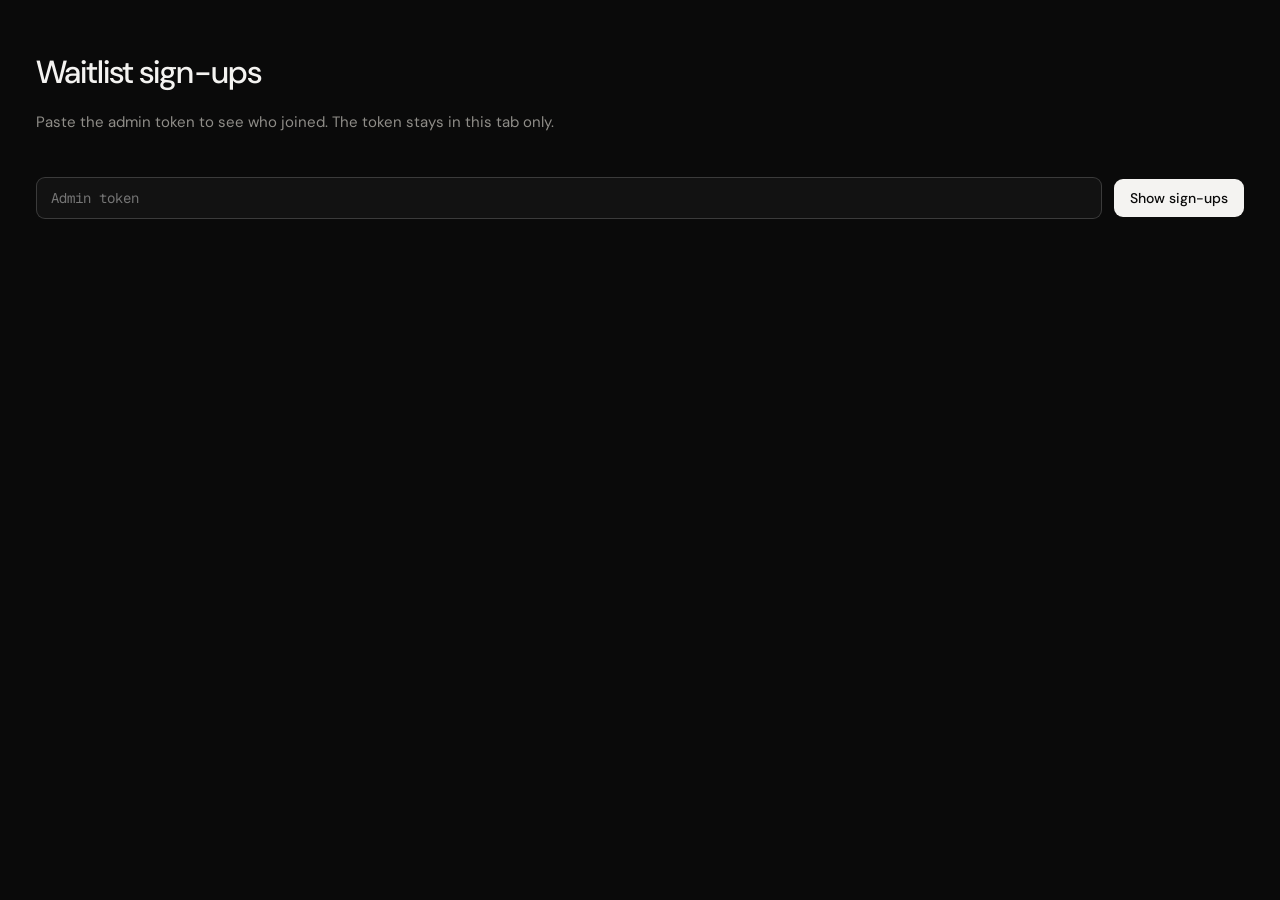
<file: website/admin.html>
<!doctype html>
<html lang="en">
<head>
<meta charset="utf-8">
<meta name="viewport" content="width=device-width, initial-scale=1">
<meta name="robots" content="noindex, nofollow">
<title>CADSwarm Waitlist Admin</title>
<link rel="icon" type="image/svg+xml" href="/favicon.svg">
<link rel="preconnect" href="https://fonts.googleapis.com">
<link rel="preconnect" href="https://fonts.gstatic.com" crossorigin>
<link rel="stylesheet" href="https://fonts.googleapis.com/css2?family=DM+Sans:opsz,wght@9..40,400;9..40,500;9..40,600&family=Geist+Mono:wght@400;500&display=swap">
<style>
:root {
  --bg: #0a0a0a; --surface: #121212; --line: rgba(244,243,241,.10); --line-strong: rgba(244,243,241,.18);
  --text: #f4f3f1; --body: #d4d2cd; --muted: #8f8d88; --bone: #e8e2d4; --err: #f0a29d;
  --font-body: 'DM Sans', ui-sans-serif, system-ui, 'Segoe UI', sans-serif;
  --font-mono: 'Geist Mono', ui-monospace, Consolas, monospace;
  color-scheme: dark;
}
* { box-sizing: border-box; }
body { margin: 0; background: var(--bg); color: var(--body); font: 15px/1.5 var(--font-body); }
[hidden] { display: none !important; }
main { max-width: 1240px; margin: 0 auto; padding: 48px max(16px, env(safe-area-inset-right, 0px)) 64px max(16px, env(safe-area-inset-left, 0px)); display: grid; gap: 28px; }
h1 { margin: 0; color: var(--text); font-weight: 500; font-size: 32px; letter-spacing: -.03em; }
.muted { color: var(--muted); }
.bar { display: flex; flex-wrap: wrap; gap: 12px; align-items: center; }
input { flex: 1 1 280px; font: 14px var(--font-mono); color: var(--text); background: var(--surface); border: 1px solid var(--line-strong); border-radius: 9px; padding: 11px 14px; }
input:focus { outline: none; border-color: var(--bone); }
button { font: 500 14px/1 var(--font-body); padding: 12px 16px; border-radius: 9px; border: 0; cursor: pointer; background: var(--text); color: var(--bg); }
button.ghost { background: transparent; color: var(--text); border: 1px solid var(--line-strong); }
button:focus-visible { outline: 2px solid var(--bone); outline-offset: 3px; }
.stats { display: flex; flex-wrap: wrap; gap: 12px; }
.stat { border: 1px solid var(--line); border-radius: 10px; padding: 14px 18px; min-width: 150px; }
.stat b { display: block; color: var(--text); font: 500 26px/1.1 var(--font-body); font-variant-numeric: tabular-nums; }
.stat span { font: 500 11px/1 var(--font-mono); letter-spacing: .06em; text-transform: uppercase; color: var(--muted); }
.wrap { overflow-x: auto; border: 1px solid var(--line); border-radius: 12px; }
table { border-collapse: collapse; width: 100%; min-width: 820px; font-size: 14px; }
th, td { text-align: left; padding: 10px 12px; border-bottom: 1px solid var(--line); vertical-align: top; }
th { font: 500 11px/1 var(--font-mono); letter-spacing: .06em; text-transform: uppercase; color: var(--muted); background: var(--surface); }
td.mono { font: 13px var(--font-mono); color: var(--muted); white-space: nowrap; font-variant-numeric: tabular-nums; }
td.email { font-family: var(--font-mono); font-size: 13px; color: var(--text); }
.err { color: var(--err); }
</style>
</head>
<body>
<main>
  <div>
    <h1>Waitlist sign-ups</h1>
    <p class="muted">Paste the admin token to see who joined. The token stays in this tab only.</p>
  </div>
  <form class="bar" id="login">
    <input id="token" type="password" autocomplete="off" placeholder="Admin token" aria-label="Admin token">
    <button type="submit">Show sign-ups</button>
  </form>
  <p id="msg" role="status" aria-live="polite"></p>
  <section id="data" hidden>
    <div class="stats">
      <div class="stat"><b id="total">0</b><span>Total</span></div>
      <div class="stat"><b id="week">0</b><span>Last 7 days</span></div>
      <div class="stat"><b id="today">0</b><span>Last 24 hours</span></div>
    </div>
    <div class="bar" style="margin-block:18px">
      <button type="button" id="refresh" class="ghost">Refresh</button>
      <button type="button" id="csv" class="ghost">Download CSV</button>
      <button type="button" id="logout" class="ghost">Forget token</button>
    </div>
    <div class="wrap">
      <table>
        <thead><tr><th>Joined</th><th>Name</th><th>Email</th><th>Role</th><th>Team</th><th>Agent</th><th>Wants to build</th></tr></thead>
        <tbody id="rows"></tbody>
      </table>
    </div>
  </section>
</main>
<script>
(function () {
  const $ = (id) => document.getElementById(id);
  const KEY = 'cadswarm-admin-token';
  let token = '';
  try { token = sessionStorage.getItem(KEY) || ''; } catch (e) {}
  const say = (t, err) => { $('msg').textContent = t; $('msg').className = err ? 'err' : 'muted'; };

  async function load() {
    say('Loading…');
    const r = await fetch('/api/waitlist', { headers: { Authorization: 'Bearer ' + token } });
    if (r.status === 401) { $('data').hidden = true; return say('That token didn’t work. Check it and try again.', true); }
    if (!r.ok) return say('Couldn’t load the list (error ' + r.status + '). Try again.', true);
    const { signups } = await r.json();
    const now = Date.now();
    const age = (s) => now - new Date(s.joinedAt || s.updatedAt).getTime();
    $('total').textContent = signups.length;
    $('week').textContent = signups.filter((s) => age(s) < 7 * 864e5).length;
    $('today').textContent = signups.filter((s) => age(s) < 864e5).length;
    const rows = signups.map((s) => {
      const tr = document.createElement('tr');
      const when = s.joinedAt ? new Date(s.joinedAt).toLocaleString(undefined, { month: 'short', day: 'numeric', hour: 'numeric', minute: '2-digit' }) : '';
      [[when, 'mono'], [s.name], [s.email, 'email'], [s.role], [s.team], [s.agent], [s.build]].forEach(([v, cls]) => {
        const td = document.createElement('td'); td.textContent = v || ''; if (cls) td.className = cls; tr.appendChild(td);
      });
      return tr;
    });
    if (!rows.length) {
      const tr = document.createElement('tr'), td = document.createElement('td');
      td.colSpan = 7; td.className = 'muted'; td.textContent = 'No sign-ups yet. Share the site and they’ll appear here.';
      tr.appendChild(td); rows.push(tr);
    }
    $('rows').replaceChildren(...rows);
    $('data').hidden = false; $('login').hidden = true;
    say('Updated ' + new Date().toLocaleTimeString());
  }

  $('login').addEventListener('submit', (e) => {
    e.preventDefault();
    token = $('token').value.trim();
    try { sessionStorage.setItem(KEY, token); } catch (err) {}
    load().catch(() => say('Couldn’t reach the server.', true));
  });
  $('refresh').addEventListener('click', () => load().catch(() => say('Couldn’t reach the server.', true)));
  $('logout').addEventListener('click', () => {
    token = ''; try { sessionStorage.removeItem(KEY); } catch (e) {}
    $('data').hidden = true; $('login').hidden = false; $('token').value = ''; say('');
  });
  $('csv').addEventListener('click', async () => {
    const r = await fetch('/api/waitlist?format=csv', { headers: { Authorization: 'Bearer ' + token } });
    if (!r.ok) return say('Couldn’t download the CSV.', true);
    const url = URL.createObjectURL(await r.blob());
    const a = Object.assign(document.createElement('a'), { href: url, download: 'cadswarm-waitlist.csv' });
    document.body.appendChild(a); a.click(); a.remove(); setTimeout(() => URL.revokeObjectURL(url), 1000);
  });
  if (token) load().catch(() => say('Couldn’t reach the server.', true));
})();
</script>
</body>
</html>
</file>
